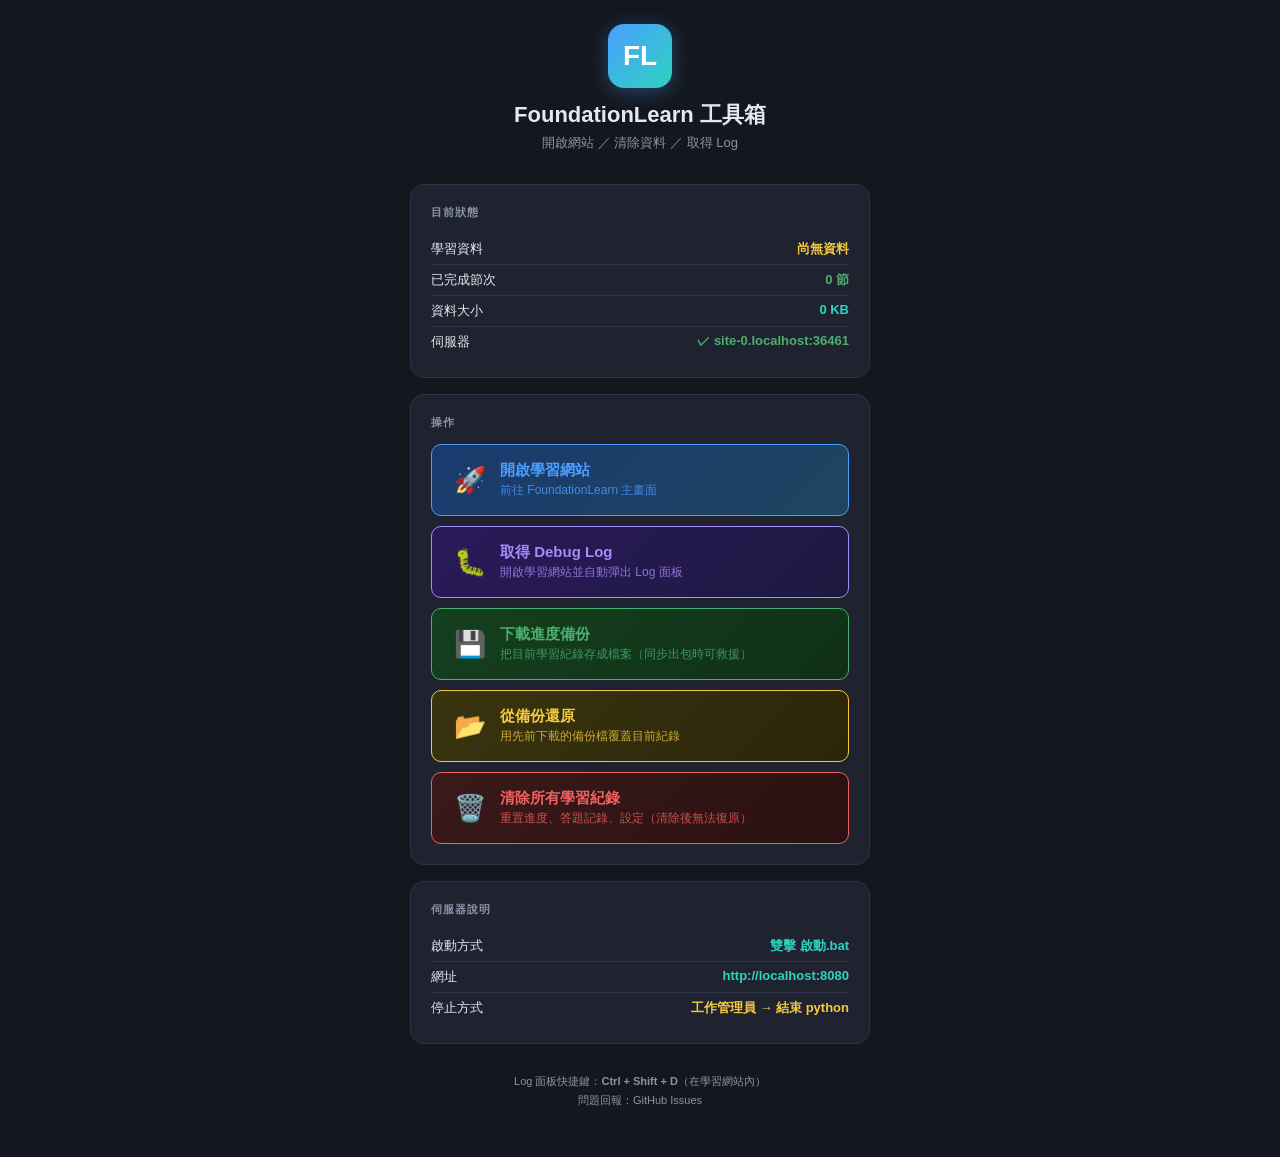
<file: tool.html>
<!DOCTYPE html>
<html lang="zh-TW">
<head>
  <meta charset="UTF-8">
  <meta name="viewport" content="width=device-width, initial-scale=1.0">
  <title>FoundationLearn 工具箱</title>
  <style>
    :root {
      --bg:    #14171e;
      --card:  #1f2330;
      --input: #252a38;
      --border:#2e3447;
      --text:  #e4e8f0;
      --muted: #8b93a8;
      --blue:  #4a9eff;
      --teal:  #2dd4bf;
      --green: #4caf6e;
      --red:   #f06060;
      --gold:  #f5c842;
      --radius:14px;
    }
    * { box-sizing: border-box; margin: 0; padding: 0; }
    body {
      background: var(--bg);
      color: var(--text);
      font-family: -apple-system, "Noto Sans TC", "PingFang TC", "Microsoft JhengHei", sans-serif;
      min-height: 100vh;
      display: flex; flex-direction: column; align-items: center;
      padding: 24px 16px 48px;
    }

    /* ── Header ── */
    .header {
      text-align: center;
      margin-bottom: 32px;
    }
    .logo {
      width: 64px; height: 64px;
      background: linear-gradient(135deg, var(--blue), var(--teal));
      border-radius: 16px;
      display: flex; align-items: center; justify-content: center;
      font-size: 28px; font-weight: 900; color: #fff;
      margin: 0 auto 12px;
      box-shadow: 0 4px 20px rgba(74,158,255,0.35);
    }
    h1 { font-size: 22px; font-weight: 700; }
    .sub { color: var(--muted); font-size: 13px; margin-top: 4px; }

    /* ── Cards ── */
    .card {
      width: 100%; max-width: 460px;
      background: var(--card);
      border: 1px solid var(--border);
      border-radius: var(--radius);
      padding: 20px;
      margin-bottom: 16px;
    }
    .card-title {
      font-size: 11px; font-weight: 700; text-transform: uppercase;
      letter-spacing: 1px; color: var(--muted);
      margin-bottom: 14px;
    }

    /* ── Status row ── */
    .status-row {
      display: flex; justify-content: space-between;
      font-size: 13px; padding: 6px 0;
      border-bottom: 1px solid var(--border);
    }
    .status-row:last-child { border-bottom: none; }
    .status-val { color: var(--teal); font-weight: 600; }
    .status-val.warn { color: var(--gold); }
    .status-val.ok   { color: var(--green); }

    /* ── Buttons ── */
    .btn {
      display: flex; align-items: center; gap: 12px;
      width: 100%;
      padding: 16px 20px;
      border-radius: 10px;
      border: none; cursor: pointer;
      font-family: inherit; font-size: 15px; font-weight: 600;
      text-align: left;
      transition: filter 0.15s, transform 0.1s;
      margin-bottom: 10px;
      text-decoration: none;
    }
    .btn:last-child { margin-bottom: 0; }
    .btn:active { transform: scale(0.98); }
    .btn:hover  { filter: brightness(1.1); }

    .btn-icon {
      font-size: 26px; min-width: 36px; text-align: center;
      line-height: 1;
    }
    .btn-text { display: flex; flex-direction: column; }
    .btn-label { font-size: 15px; font-weight: 700; }
    .btn-desc  { font-size: 12px; font-weight: 400; margin-top: 2px; opacity: 0.8; }

    .btn-open {
      background: linear-gradient(135deg, #1a3a6e, #1e4560);
      border: 1px solid var(--blue);
      color: var(--blue);
    }
    .btn-log {
      background: linear-gradient(135deg, #2a1a5a, #1e1840);
      border: 1px solid #a78bfa;
      color: #a78bfa;
    }
    .btn-clear {
      background: linear-gradient(135deg, #3a1a1a, #2a1010);
      border: 1px solid var(--red);
      color: var(--red);
    }
    .btn-backup {
      background: linear-gradient(135deg, #14401f, #103016);
      border: 1px solid var(--green);
      color: var(--green);
    }
    .btn-restore {
      background: linear-gradient(135deg, #3a3410, #2a2608);
      border: 1px solid var(--gold);
      color: var(--gold);
    }
    .btn-stop {
      background: var(--input);
      border: 1px solid var(--border);
      color: var(--muted);
      font-size: 13px; padding: 10px 16px;
    }

    /* ── Toast ── */
    #toast {
      position: fixed; bottom: 24px; left: 50%; transform: translateX(-50%) translateY(80px);
      background: var(--card); border: 1px solid var(--border);
      border-radius: 8px; padding: 10px 20px;
      font-size: 13px; color: var(--text);
      transition: transform 0.3s, opacity 0.3s;
      opacity: 0; pointer-events: none;
      box-shadow: 0 4px 20px rgba(0,0,0,0.5);
      white-space: nowrap;
    }
    #toast.show { transform: translateX(-50%) translateY(0); opacity: 1; }

    /* ── Confirm overlay ── */
    #confirm-overlay {
      display: none;
      position: fixed; inset: 0;
      background: rgba(0,0,0,0.75);
      align-items: center; justify-content: center;
      z-index: 999;
    }
    #confirm-overlay.show { display: flex; }
    .confirm-box {
      background: var(--card);
      border: 1px solid var(--border);
      border-radius: var(--radius);
      padding: 28px 24px;
      max-width: 340px; width: 90%;
      text-align: center;
    }
    .confirm-icon { font-size: 40px; margin-bottom: 12px; }
    .confirm-title { font-size: 17px; font-weight: 700; margin-bottom: 8px; }
    .confirm-desc  { font-size: 13px; color: var(--muted); margin-bottom: 24px; line-height: 1.6; }
    .confirm-btns { display: flex; gap: 10px; }
    .confirm-btns button {
      flex: 1; padding: 12px;
      border-radius: 8px; border: none;
      font-family: inherit; font-size: 14px; font-weight: 600;
      cursor: pointer;
    }
    .btn-cancel-sm { background: var(--input); color: var(--text); }
    .btn-danger-sm { background: var(--red);   color: #fff; }

    /* ── Footer ── */
    .footer {
      margin-top: 12px; font-size: 11px; color: var(--muted);
      text-align: center; max-width: 460px; line-height: 1.7;
    }
  </style>
</head>
<body>

  <!-- Header -->
  <div class="header">
    <div class="logo">FL</div>
    <h1>FoundationLearn 工具箱</h1>
    <p class="sub">開啟網站 ／ 清除資料 ／ 取得 Log</p>
  </div>

  <!-- Status Card -->
  <div class="card" id="status-card">
    <div class="card-title">目前狀態</div>
    <div class="status-row">
      <span>學習資料</span>
      <span class="status-val" id="st-data">讀取中…</span>
    </div>
    <div class="status-row">
      <span>已完成節次</span>
      <span class="status-val ok" id="st-done">—</span>
    </div>
    <div class="status-row">
      <span>資料大小</span>
      <span class="status-val" id="st-size">—</span>
    </div>
    <div class="status-row">
      <span>伺服器</span>
      <span class="status-val" id="st-server">偵測中…</span>
    </div>
  </div>

  <!-- Actions Card -->
  <div class="card">
    <div class="card-title">操作</div>

    <!-- Open App -->
    <a class="btn btn-open" href="index.html" id="btn-open">
      <span class="btn-icon">🚀</span>
      <span class="btn-text">
        <span class="btn-label">開啟學習網站</span>
        <span class="btn-desc">前往 FoundationLearn 主畫面</span>
      </span>
    </a>

    <!-- Get Log -->
    <a class="btn btn-log" href="index.html#debug" id="btn-log">
      <span class="btn-icon">🐛</span>
      <span class="btn-text">
        <span class="btn-label">取得 Debug Log</span>
        <span class="btn-desc">開啟學習網站並自動彈出 Log 面板</span>
      </span>
    </a>

    <!-- Backup -->
    <button class="btn btn-backup" id="btn-backup" onclick="doBackup()">
      <span class="btn-icon">💾</span>
      <span class="btn-text">
        <span class="btn-label">下載進度備份</span>
        <span class="btn-desc">把目前學習紀錄存成檔案（同步出包時可救援）</span>
      </span>
    </button>

    <!-- Restore -->
    <button class="btn btn-restore" id="btn-restore" onclick="document.getElementById('restore-file').click()">
      <span class="btn-icon">📂</span>
      <span class="btn-text">
        <span class="btn-label">從備份還原</span>
        <span class="btn-desc">用先前下載的備份檔覆蓋目前紀錄</span>
      </span>
    </button>
    <input type="file" id="restore-file" accept=".json" style="display:none" onchange="doRestore(this)">

    <!-- Clear Data -->
    <button class="btn btn-clear" id="btn-clear" onclick="askClear()">
      <span class="btn-icon">🗑️</span>
      <span class="btn-text">
        <span class="btn-label">清除所有學習紀錄</span>
        <span class="btn-desc">重置進度、答題記錄、設定（清除後無法復原）</span>
      </span>
    </button>
  </div>

  <!-- Server Help Card -->
  <div class="card">
    <div class="card-title">伺服器說明</div>
    <div class="status-row">
      <span>啟動方式</span>
      <span class="status-val">雙擊 啟動.bat</span>
    </div>
    <div class="status-row">
      <span>網址</span>
      <span class="status-val">http://localhost:8080</span>
    </div>
    <div class="status-row">
      <span>停止方式</span>
      <span class="status-val warn">工作管理員 → 結束 python</span>
    </div>
  </div>

  <!-- Confirm Overlay -->
  <div id="confirm-overlay">
    <div class="confirm-box">
      <div class="confirm-icon">⚠️</div>
      <div class="confirm-title">確認清除所有學習資料？</div>
      <div class="confirm-desc">
        這個動作會刪除你的<strong>所有進度、答題記錄與設定</strong>，
        清除後<strong>無法復原</strong>。確定要繼續嗎？
      </div>
      <div class="confirm-btns">
        <button class="btn-cancel-sm" onclick="cancelClear()">取消</button>
        <button class="btn-danger-sm" onclick="doClear()">確認清除</button>
      </div>
    </div>
  </div>

  <!-- Toast -->
  <div id="toast"></div>

  <!-- Footer -->
  <p class="footer">
    Log 面板快捷鍵：<strong>Ctrl + Shift + D</strong>（在學習網站內）<br>
    問題回報：GitHub Issues
  </p>

<script>
  // ── Status detection ───────────────────────────────────────────
  function refreshStatus() {
    const raw = localStorage.getItem('fl_v1');
    const stData = document.getElementById('st-data');
    const stDone = document.getElementById('st-done');
    const stSize = document.getElementById('st-size');

    if (!raw) {
      stData.textContent = '尚無資料';
      stData.className = 'status-val warn';
      stDone.textContent = '0 節';
      stSize.textContent = '0 KB';
      return;
    }
    try {
      const d = JSON.parse(raw);
      const sessions = d.sessions || {};
      const done = Object.values(sessions).filter(s => s.completed).length;
      stData.textContent = '✓ 有資料';
      stData.className = 'status-val ok';
      stDone.textContent = done + ' 節';
      stSize.textContent = (raw.length / 1024).toFixed(1) + ' KB';
    } catch {
      stData.textContent = '格式異常';
      stData.className = 'status-val warn';
    }
  }

  // ── Server ping ────────────────────────────────────────────────
  function checkServer() {
    const el = document.getElementById('st-server');
    // If this page loaded, server is obviously up
    if (location.protocol === 'http:' && location.hostname === 'localhost') {
      el.textContent = '✓ 運行中 (' + location.port + ')';
      el.className = 'status-val ok';
    } else if (location.protocol === 'file:') {
      el.textContent = '⚠ 透過 file:// 開啟';
      el.className = 'status-val warn';
      // Adjust links to still work
      document.getElementById('btn-open').href = 'index.html';
      document.getElementById('btn-log').href  = 'index.html#debug';
    } else {
      el.textContent = '✓ ' + location.host;
      el.className = 'status-val ok';
    }
  }

  // ── Clear flow ─────────────────────────────────────────────────
  function askClear() {
    document.getElementById('confirm-overlay').classList.add('show');
  }
  function cancelClear() {
    document.getElementById('confirm-overlay').classList.remove('show');
  }
  function doClear() {
    localStorage.removeItem('fl_v1');
    // Also clear any session-draft keys
    const toRemove = [];
    for (let i = 0; i < localStorage.length; i++) {
      const k = localStorage.key(i);
      if (k && k.startsWith('fl_')) toRemove.push(k);
    }
    toRemove.forEach(k => localStorage.removeItem(k));

    document.getElementById('confirm-overlay').classList.remove('show');
    refreshStatus();
    toast('✓ 所有學習資料已清除');
  }

  // ── Backup / Restore ───────────────────────────────────────────
  function doBackup() {
    const raw = localStorage.getItem('fl_v1');
    if (!raw) { toast('⚠ 目前沒有可備份的資料'); return; }
    const blob = new Blob([raw], { type: 'application/json' });
    const a = document.createElement('a');
    a.href = URL.createObjectURL(blob);
    a.download = 'foundationlearn_backup_' + new Date().toISOString().slice(0,10) + '.json';
    a.click();
    URL.revokeObjectURL(a.href);
    toast('💾 已下載進度備份');
  }
  function doRestore(input) {
    const file = input.files[0];
    if (!file) return;
    const reader = new FileReader();
    reader.onerror = () => { toast('✗ 讀檔失敗，請再試一次'); input.value = ''; };
    reader.onload = e => {
      try {
        const data = JSON.parse(e.target.result);
        if (!data || typeof data !== 'object' || typeof data.sessions !== 'object' || data.sessions === null) throw new Error('格式不符');
        localStorage.setItem('fl_v1', JSON.stringify(data));
        refreshStatus();
        toast('✓ 已從備份還原，請重新開啟學習網站');
      } catch (err) {
        toast('✗ 還原失敗：檔案格式不正確');
      }
      input.value = '';
    };
    reader.readAsText(file);
  }

  // ── Toast ──────────────────────────────────────────────────────
  function toast(msg) {
    const t = document.getElementById('toast');
    t.textContent = msg;
    t.classList.add('show');
    clearTimeout(t._t);
    t._t = setTimeout(() => t.classList.remove('show'), 3000);
  }

  // ── Init ───────────────────────────────────────────────────────
  refreshStatus();
  checkServer();
</script>
</body>
</html>
</file>
